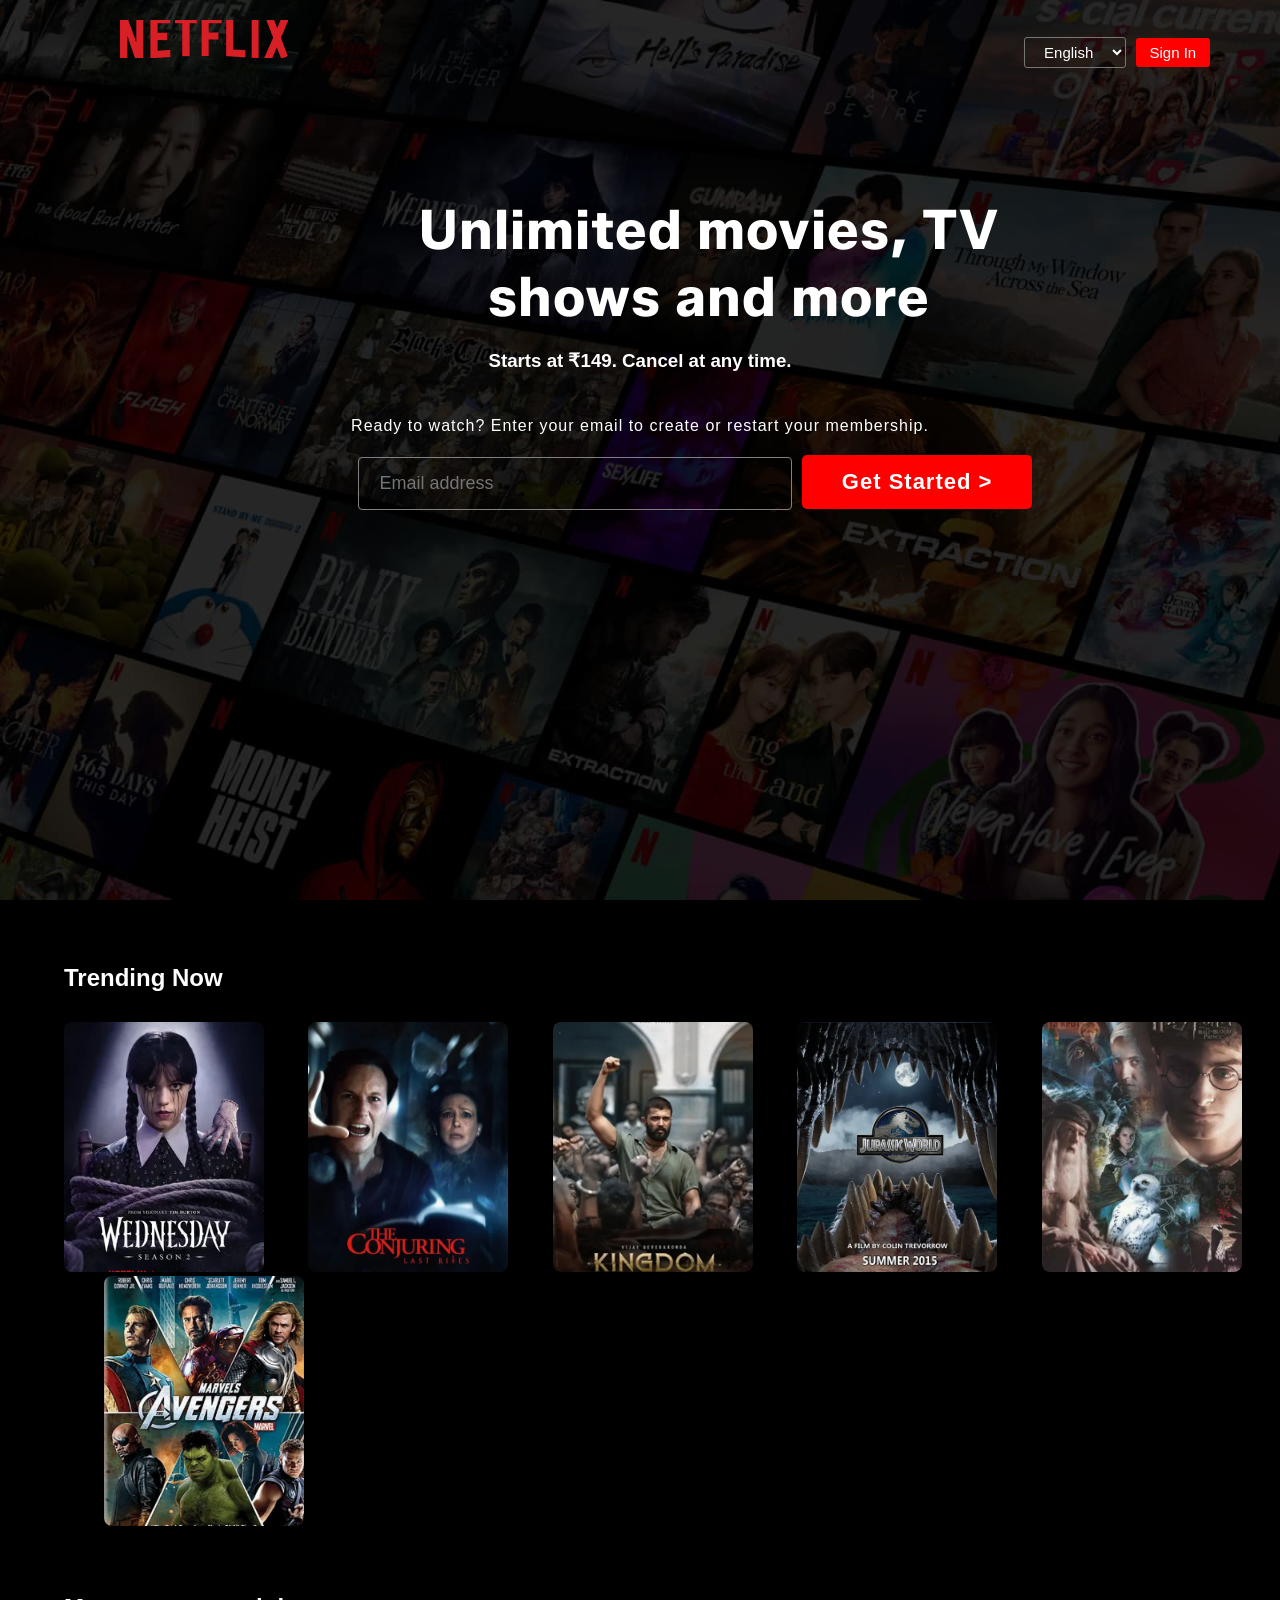
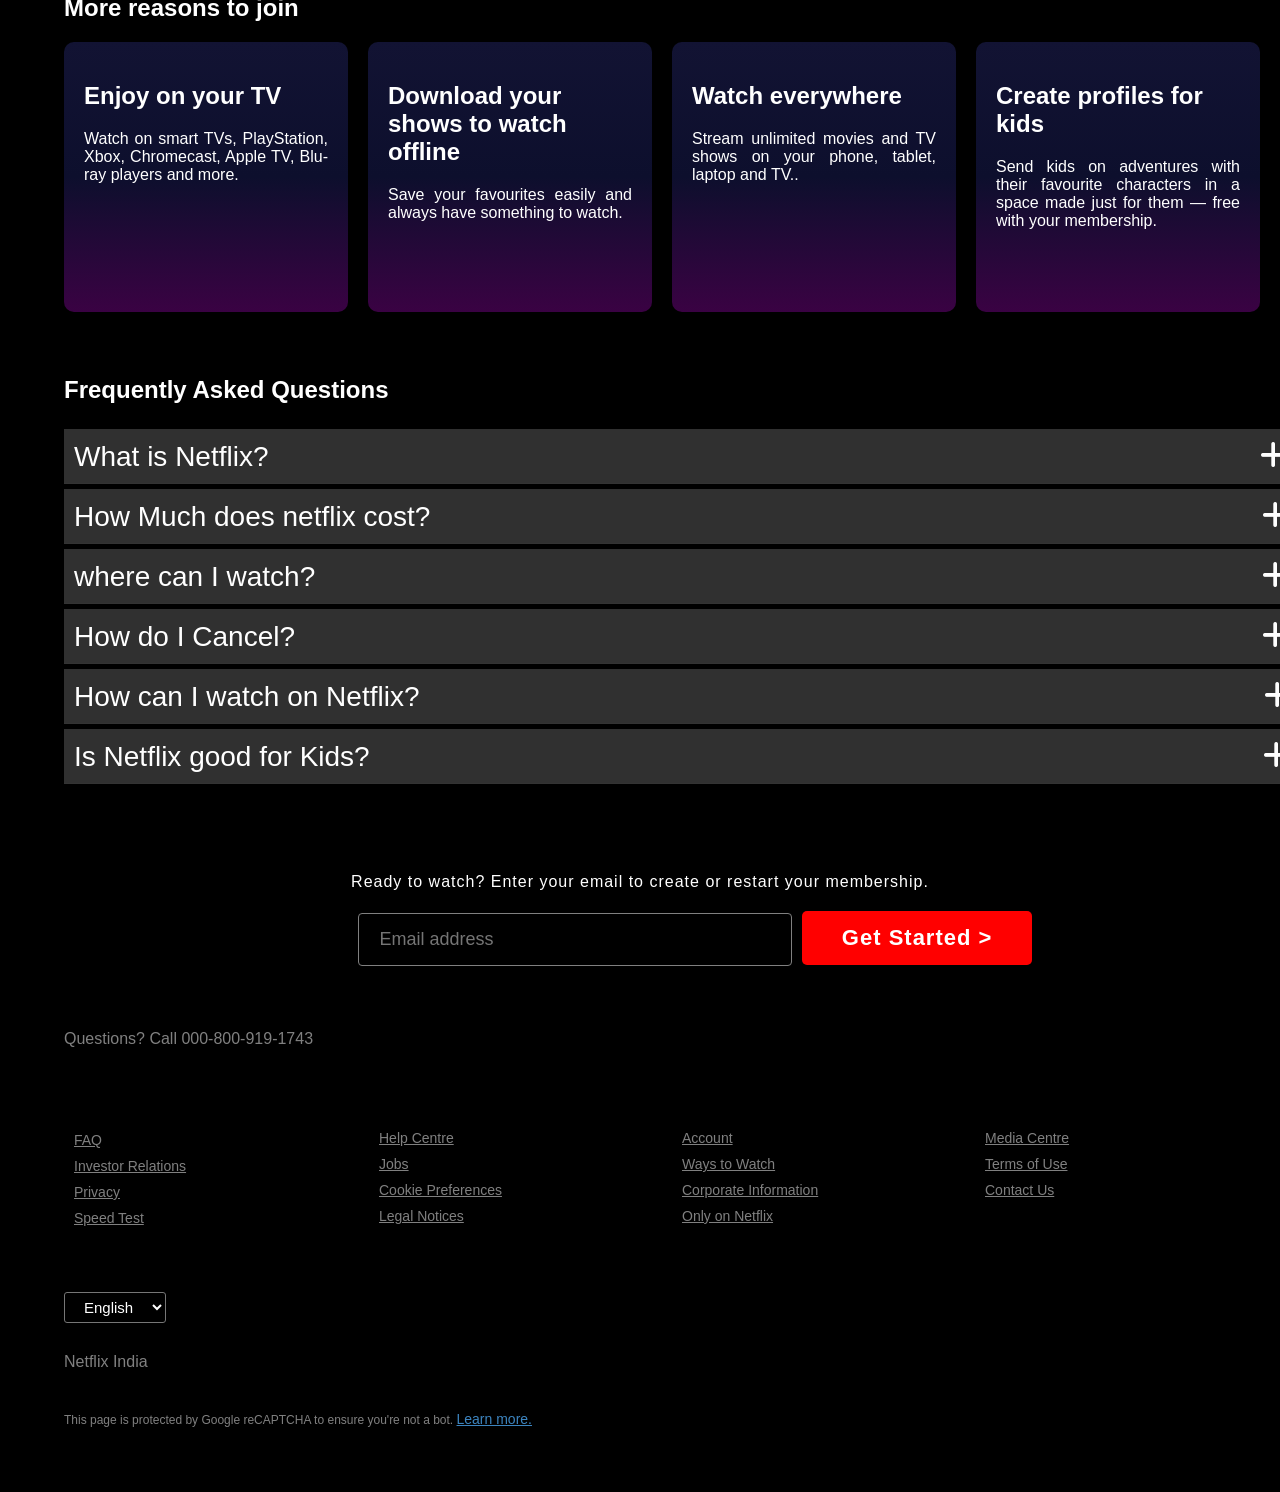
<file: Netflix.com/Netflix_clone/index.html>
<!DOCTYPE html>
<html lang="en">

<head>
    <meta charset="UTF-8">
    <meta name="viewport" content="width=device-width, initial-scale=1.0">
    <title>Netflix India-Watch Tv shows online.</title>
    <link rel="stylesheet" href="index.css">
    <link rel="icon" href="img/icon2.webp">
    <!--font awesome section-->
    <link rel="stylesheet" href="https://cdnjs.cloudflare.com/ajax/libs/font-awesome/6.6.0/css/all.min.css"
        integrity="sha512-Kc323vGBEqzTmouAECnVceyQqyqdsSiqLQISBL29aUW4U/M7pSPA/gEUZQqv1cwx4OnYxTxve5UMg5GT6L4JJg=="
        crossorigin="anonymous" referrerpolicy="no-referrer" />
    <!--google fonts-->
    <link rel="preconnect" href="https://fonts.googleapis.com">
    <link rel="preconnect" href="https://fonts.gstatic.com" crossorigin>
    <link
        href="https://fonts.googleapis.com/css2?family=Montserrat:ital,wght@0,100..900;1,100..900&family=Open+Sans:ital,wght@0,300..800;1,300..800&family=Zalando+Sans:ital,wght@0,200..900;1,200..900&display=swap"
        rel="stylesheet">
</head>

<body>
    <!--header section-->
    <header>
        <!--nav section-->
        <nav>
            <img src="img/logo.png" alt="img" class="logo">
            <div class="nav">
                <select>
                    <option value="lang"> English </option>
                    <option value="lg">Hindi</option>
                </select>
                <button class="button-sing" id="signInBtn">Sign In</button>
            </div>
        </nav>
        <!--content section-->
        <h1>Unlimited movies, TV shows and more</h1>
        <h3>Starts at ₹149. Cancel at any time.</h3>
        <p>Ready to watch? Enter your email to create or restart your membership.</p>
        <form>
            <input type="email" placeholder="Email address" id="email">
            <button class="button-get" id="move">Get Started &gt;</button>
        </form>
    </header>
    <!--section-->
    <section class="section-1">
        <h2>Trending Now</h2>
        <div class="img-div">
            <img src="img/netfliximg.webp" alt="img">
            <img src="img/movie1.webp" alt="img" class="img1">
            <img src="img/netflix5.webp" alt="img" class="img1">
            <img src="img/netflix img3.webp" alt="img" class="img1">
            <img src="img/netflix2.webp" alt="img" class="img1">
            <img src="img/netflix4.webp" alt="img" class="img1">
        </div>
    </section>

    <!--section2-->
    <section class="section-2">
        <h2>More reasons to join</h2>
        <div class="main">
            <div class="p">
                <h2>Enjoy on your TV</h2>
                <p>Watch on smart TVs, PlayStation, Xbox, Chromecast, Apple TV, Blu-ray players and more.</p>

            </div>
            <div class="p">
                <h2>Download your shows to watch offline</h2>
                <p>Save your favourites easily and always have something to watch.</p>
            </div>
            <div class="p">
                <h2>Watch everywhere</h2>
                <p>Stream unlimited movies and TV shows on your phone, tablet, laptop and TV..</p>
            </div>
            <div class="p">
                <h2>Create profiles for kids</h2>
                <p>Send kids on adventures with their favourite characters in a space made just for them — free with
                    your membership.</p>
            </div>
        </div>
    </section>

    <!--section3-->
    <section class="section-3">
        <h2>
            Frequently Asked Questions
        </h2>
        <div class="faq-container">
            <!--1-->
            <div class="faq">
                <button class="faq-question">What is Netflix? <span class="span1"><i
                            class="fa-solid fa-plus"></i></span></button>
                <div class="faq-ans">
                    <p>Netflix is a streaming service that offers a wide
                        variety of award-winning TV shows, movies, anime, documentaries and more –
                        on thousands of internet-connected devices.</p>
                    <p>You can watch as much as you want, whenever you want, without a single ad – all for
                        one low monthly price. There's always something new to discover, and new TV shows and movies are
                        added every week!</p>
                </div>
            </div>
            <!--2-->
            <div class="faq">
                <button class="faq-question">How Much does netflix cost? <span  class="span2"><i
                            class="fa-solid fa-plus"></i></span></button>
                <div class="faq-ans">
                    <p>Watch Netflix on your smartphone, tablet, Smart TV, laptop, or
                        streaming device, all for one fixed monthly fee. Plans range from ₹149 to ₹649 a month. No extra
                        costs, no contracts.</p>
                </div>
            </div>
            <!--3-->
            <div class="faq">
                <button class="faq-question">where can I watch? <span  class="span3"><i
                            class="fa-solid fa-plus"></i></span></button>
                <div class="faq-ans">
                    <p>Watch anywhere, anytime. Sign in with your Netflix account to
                        watch instantly on the web at netflix.com from your personal
                        computer or on any internet-connected device that offers the Netflix app,
                        including smart TVs, smartphones, tablets, streaming media players and game consoles.
                    </p>
                    <p>You can also download your favourite shows with the iOS or Android app. Use downloads to
                        watch while you're on the go and without an internet connection. Take Netflix with you anywhere.
                    </p>
                </div>
            </div>
            <!--4-->
            <div class="faq">
                <button class="faq-question">How do I Cancel? <span  class="span4"><i
                            class="fa-solid fa-plus"></i></span></button>
                <div class="faq-ans">
                    <p>Netflix is flexible. There are no annoying contracts and no commitments. You can easily cancel
                        your
                        account online in two clicks. There are no cancellation fees – start or stop your account
                        anytime.</p>
                </div>
            </div>
            <!--5-->
            <div class="faq">
                <button class="faq-question">How can I watch on Netflix? <span  class="span5"><i
                            class="fa-solid fa-plus"></i></span></button>
                <div class="faq-ans">
                    <p>Netflix has an extensive library of feature films, documentaries, TV shows,
                        anime, award-winning Netflix originals, and more. Watch as much as you want, anytime you want.
                    </p>

                </div>
            </div>
            <!--6-->
            <div class="faq">
                <button class="faq-question">Is Netflix good for Kids? <span  class="span6"><i
                            class="fa-solid fa-plus"></i></span></button>
                <div class="faq-ans">
                    <p>The Netflix Kids experience is included in your membership to
                        give parents control while kids enjoy family-friendly TV shows and films in their own space.
                    </p>
                    <p>Kids profiles come with PIN-protected parental controls that let you restrict
                        the maturity rating of content kids can watch and block specific titles you don’t want kids to
                        see.</p>
                </div>
            </div>

        </div>
    </section>
    <!--section4-->
    <section class="section-4">
        <p>Ready to watch? Enter your email to create or restart your membership.</p>
        <form>
            <input type="email" placeholder="Email address" id="email">
            <button class="button-get" id="move">Get Started &gt;</button>
        </form>
    </section>
    <!--footer-->
    <footer>
        <p class="para1">Questions? Call 000-800-919-1743</p>
        <div class="footer-container">
            <div class="footer-sub1">
                <a href="#">FAQ</a>
                <a href="#">Investor Relations</a>
                <a href="#">Privacy</a>
                <a href="#">Speed Test</a>
            </div>
            <div class="footer-sub2">
                <a href="#">Help Centre</a>
                <a href="#">Jobs</a>
                <a href="#">Cookie Preferences</a>
                <a href="#">Legal Notices</a>
            </div>
            <div class="footer-sub3">

                <a href="#">Account</a>
                <a href="#">Ways to Watch</a>
                <a href="#">Corporate Information</a>
                <a href="#">Only on Netflix</a>

            </div>
            <div class="footer-sub4">
                <a href="#">Media Centre</a>
                <a href="#">Terms of Use</a>
                <a href="#">Contact Us</a>


            </div>
        </div>
        <select>
            <option value="lang"> English </option>
            <option value="lg">Hindi</option>
        </select>
        <p class="footer-p">Netflix India</p>
        <p class="para4">This page is protected by Google reCAPTCHA to ensure you're not a bot. <a href="#" class="learn">Learn more.</a></p>
    </footer>
     <!--script section-->
    <script src="index.js"></script>
</body>

</html>
</file>
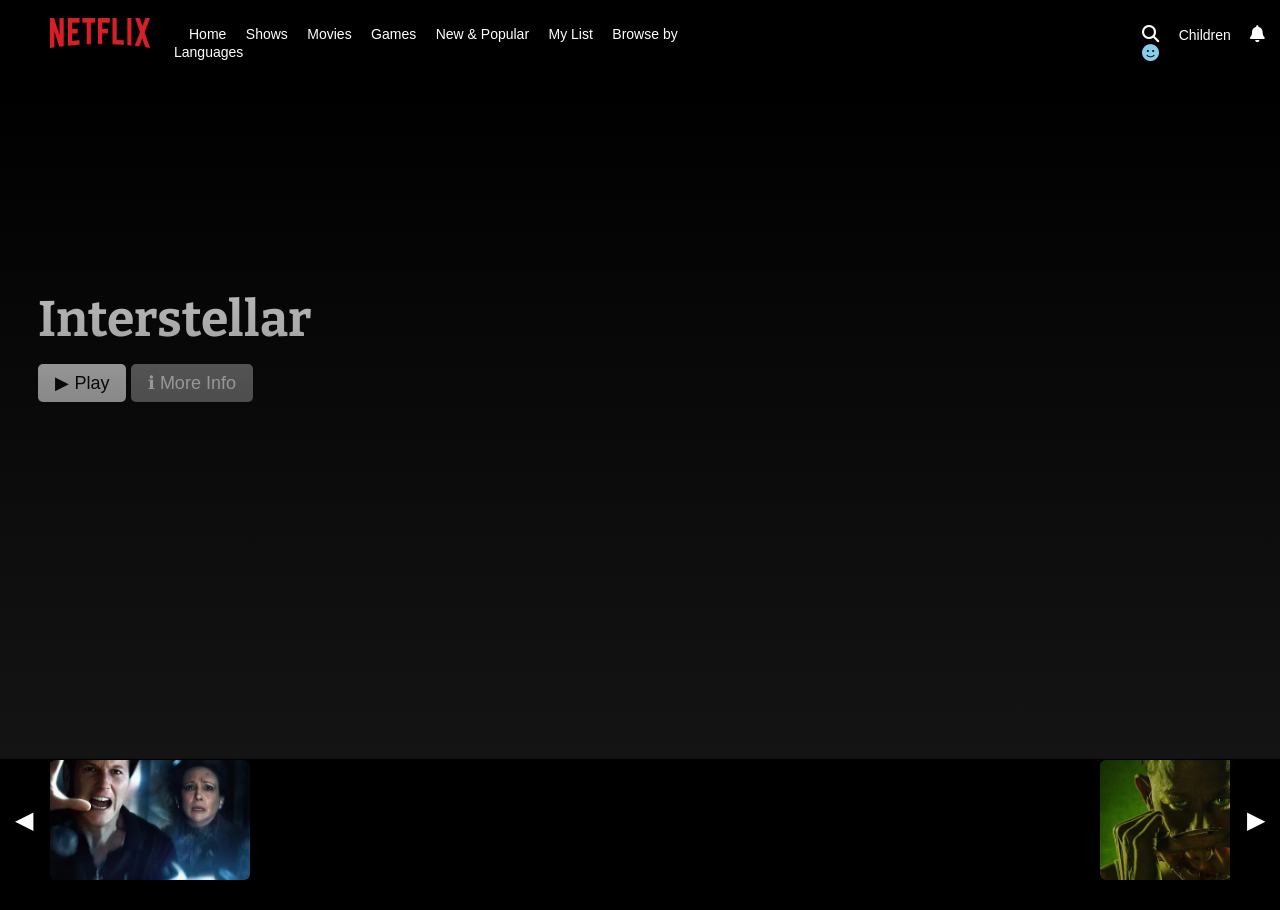
<file: Netflix.com/Netflix_clone/dashbord.html>
<!DOCTYPE html>
<html lang="en">

<head>
    <meta charset="UTF-8">
    <meta name="viewport" content="width=device-width, initial-scale=1.0">
    <title>Netflix</title>
    <link rel="icon" href="img/icon2.webp">
    <link rel="stylesheet" href="dashbord.css">
    <!--font awesome section-->
    <link rel="stylesheet" href="https://cdnjs.cloudflare.com/ajax/libs/font-awesome/6.6.0/css/all.min.css"
        integrity="sha512-Kc323vGBEqzTmouAECnVceyQqyqdsSiqLQISBL29aUW4U/M7pSPA/gEUZQqv1cwx4OnYxTxve5UMg5GT6L4JJg=="
        crossorigin="anonymous" referrerpolicy="no-referrer" />
    <link rel="preconnect" href="https://fonts.googleapis.com">
    <link rel="preconnect" href="https://fonts.gstatic.com" crossorigin>
    <link
        href="https://fonts.googleapis.com/css2?family=Bitter:ital,wght@0,100..900;1,100..900&family=Montserrat:ital,wght@0,100..900;1,100..900&family=Open+Sans:ital,wght@0,300..800;1,300..800&family=Zalando+Sans:ital,wght@0,200..900;1,200..900&display=swap"
        rel="stylesheet">
</head>

<body>
    <!--header section-->
    <header>
        <nav>
            <img src="img/logo.png" alt="img" class="logo">
             <input type="checkbox" id="menu-toggle">
             <label for="menu-toggle" class="hamburger">☰</label>
            <div class="nav">
                <a href="index.html">Home</a>
                <a href="main.html">Shows</a>
                <a href="dashbord.html">Movies</a>
                <a href="#">Games</a>
                <a href="#">New & Popular</a>
                <a href="#">My List</a>
                <a href="#">Browse by Languages</a>
            </div>
            <div class="nav1">
                <a href="#"><i class="fa-solid fa-magnifying-glass" style="font-size: 17px;"></i></a>
                <a href="#">Children</a>
                <a href="#"><i class="fa-solid fa-bell" style="font-size: 17px;"></i></a>
                <a href="#" class="smile"><i class="fa-solid fa-face-smile"></i></a>
            </div>
        </nav>
    </header>
    <section>
        <div class="banner" id="banner">
            <div class="banner-content">
                <h1 id="movie-title">Interstellar</h1>
                <div class="banner-buttons">
                    <button class="play-btn" id="playBtn" onclick="play()">▶ Play</button>
                    <button class="info-btn">&#x2139; More Info</button>
                </div>
            </div>
        </div>
        <div class="section">
            <button id="scrollLeft" class="scroll-btn left">◀</button>
            <div class="movie-row" id="movieRow"></div>
            <button id="scrollRight" class="scroll-btn right">▶</button>
            <!-- Movies loaded by JS -->
        </div>
        </div>

        <!-- Video Modal -->
        <div id="videoModal" class="modal">
            <div class="modal-content">
                <span id="closeModal">&times;</span>
                <iframe id="videoFrame" frameborder="0" allowfullscreen></iframe>
            </div>
        </div>


    </section>
    <script src="dashbord.js"></script>
</body>

</html>
</file>
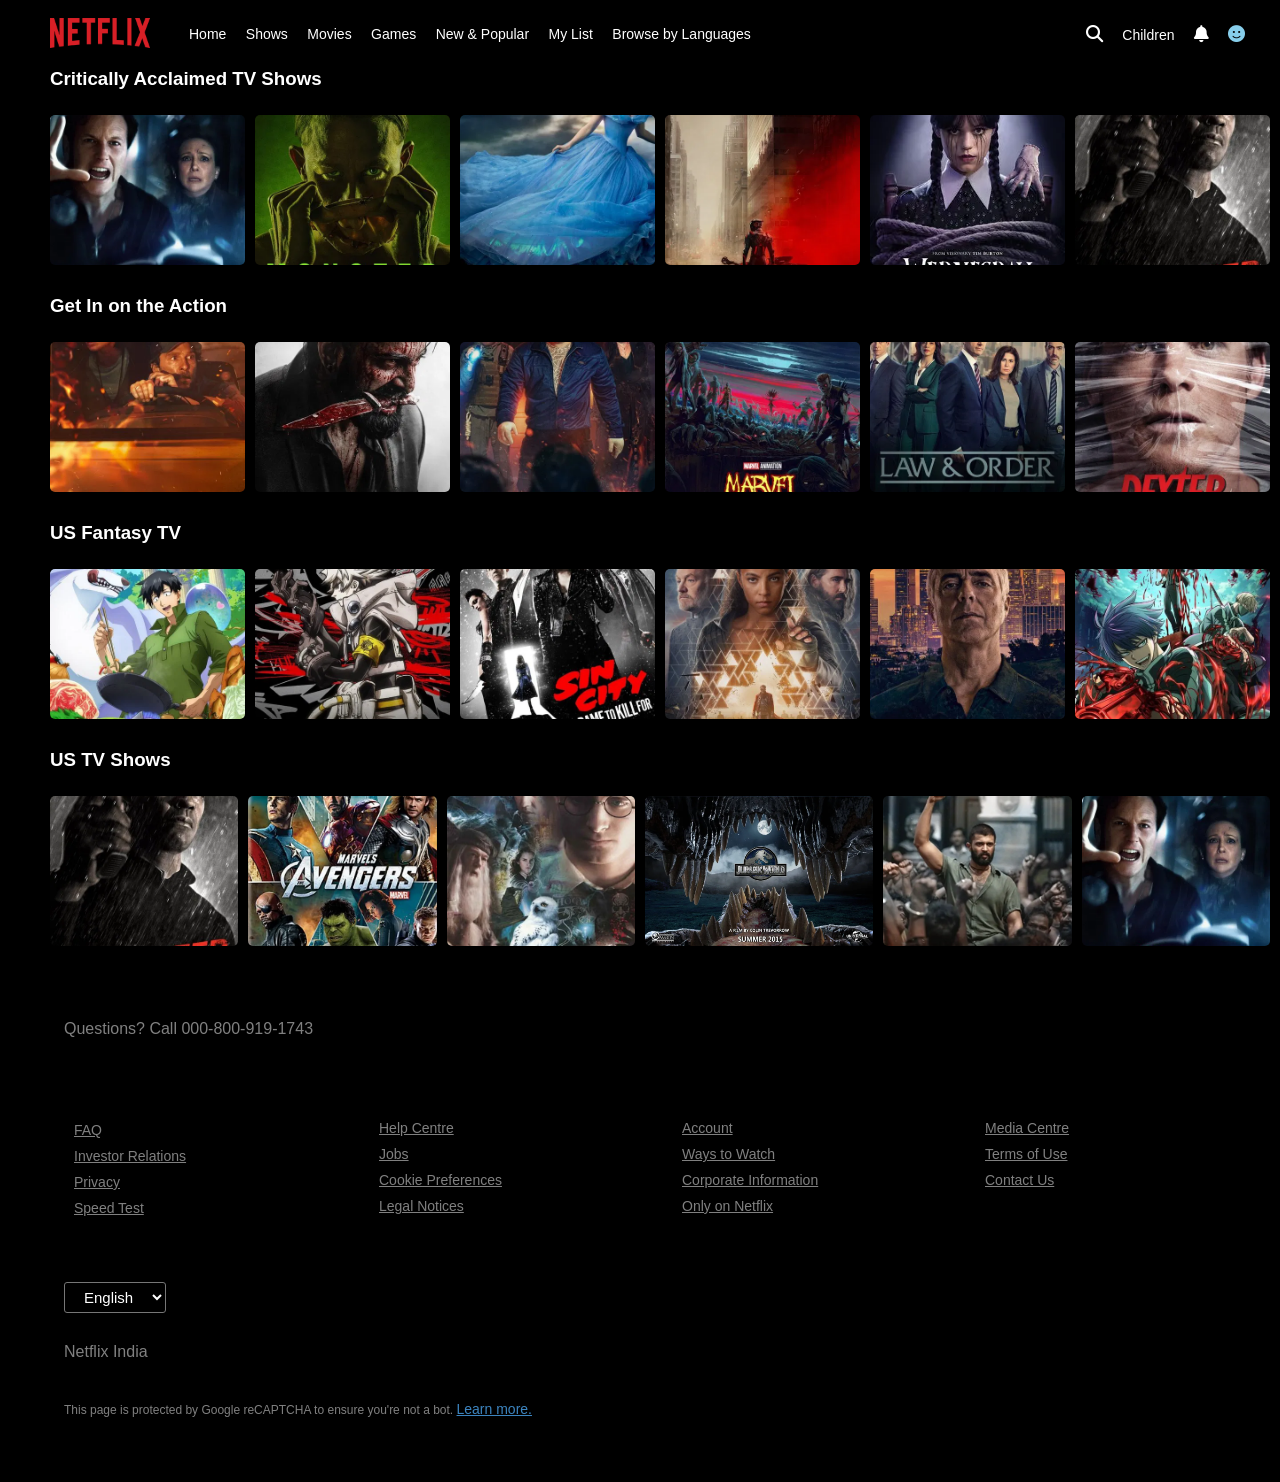
<file: Netflix.com/Netflix_clone/main.html>
<!DOCTYPE html>
<html lang="en">

<head>
    <meta charset="UTF-8">
    <meta name="viewport" content="width=device-width, initial-scale=1.0">
    <title>Netflix</title>
    <link rel="icon" href="img/icon2.webp">
    <link rel="stylesheet" href="main.css">
    <!--font awesome section-->
    <link rel="stylesheet" href="https://cdnjs.cloudflare.com/ajax/libs/font-awesome/6.6.0/css/all.min.css"
        integrity="sha512-Kc323vGBEqzTmouAECnVceyQqyqdsSiqLQISBL29aUW4U/M7pSPA/gEUZQqv1cwx4OnYxTxve5UMg5GT6L4JJg=="
        crossorigin="anonymous" referrerpolicy="no-referrer" />
</head>

<body>
    <!--header section-->
    <header>
        <nav>
       
            <img src="img/logo.png" alt="img" class="logo">
       <input type="checkbox" id="menu-toggle">
       <label for="menu-toggle" class="hamburger">☰</label>
      
            <div class="nav">
                <a href="index.html">Home</a>
                <a href="#">Shows</a>
                <a href="dashbord.html">Movies</a>
                <a href="#">Games</a>
                <a href="#">New & Popular</a>
                <a href="#">My List</a>
                <a href="#">Browse by Languages</a>
            </div>
            <div class="nav1">
                <a href="#"><i class="fa-solid fa-magnifying-glass" style="font-size: 17px;"></i></a>
                <a href="#">Children</a>
                <a href="#"><i class="fa-solid fa-bell" style="font-size: 17px;"></i></a>
                <a href="#" class="smile"><i class="fa-solid fa-face-smile"></i></a>
            </div>
           
        </nav>
    </header>
    <!--section-->
    <section class="section-1">
        <h3>Critically Acclaimed TV Shows</h3>
        <div class="image-row">
            <img src="img/movie1.webp" alt="img" class="popup-img" data-video="https://www.youtube.com/embed/xpYbaJ7q88E">
            <img src="img/movie2.webp" alt="img" class="popup-img">
            <img src="img/movie3.webp" alt="img" class="popup-img" data-video="https://www.youtube.com/embed/amLsm0Vgkbo" >
            <img src="img/movie4.webp" alt="img" class="popup-img">
             <img src="img/netfliximg.webp" alt="img" class="popup-img" data-video="https://www.youtube.com/embed/ueCc-AYUMRs">
            <img src="img/movie10.webp" alt="img" class="popup-img" data-video="">
        </div>
        </div>

        <h3>Get In on the Action</h3>
        <div class="image-row">
            <img src="img/movie6.webp" alt="img" class="popup-img">
            <img src="img/movie7.webp" alt="img" class="popup-img">
            <img src="img/movie8.webp" alt="img" class="popup-img">
            <img src="img/movie9.webp" alt="img" class="popup-img">
            <img src="img/movie20.webp" alt="img" class="popup-img">
            <img src="img/movie16.webp" alt="img" class="popup-img">
        </div>

        <h3>US Fantasy TV</h3>
        <div class="image-row">
            <img src="img/movie21.webp" alt="img" class="popup-img">
            <img src="img/movie17.webp" alt="img" class="popup-img">
            <img src="img/movie12.webp" alt="img" class="popup-img">
            <img src="img/movie13.webp" alt="img" class="popup-img">
            <img src="img/movie14.webp" alt="img" class="popup-img">
            <img src="img/movie15.webp" alt="img" class="popup-img">

        </div>

        <h3>US TV Shows</h3>
        <div class="image-row">
            <img src="img/movie10.webp" alt="img" class="popup-img">
            <img src="img/netflix4.webp" alt="img" class="popup-img">
            <img src="img/netflix2.webp" alt="img" class="popup-img">
            <img src="img/netflix img3.webp" alt="img" class="popup-img">
            <img src="img/netflix5.webp" alt="img" class="popup-img">
            <img src="img/movie1.webp" alt="img" class="popup-img">
        </div>
        <!--popup box-->
        <div id="imageModal" class="modal">
            <span class="close" id="closeModal">&times;</span>
            <img class="modal-content" id="modalImage">
            <iframe id="videoFrame" width="90%" height="90%" style="display:none;" frameborder="0"
                allowfullscreen></iframe>
            <button class="Button" id="button-popup">Play <i class="fa-solid fa-play"></i></button>
        </div>
    </section>
     <!--footer-->
    <footer>
        <p class="para1">Questions? Call 000-800-919-1743</p>
        <div class="footer-container">
            <div class="footer-sub1">
                <a href="#">FAQ</a>
                <a href="#">Investor Relations</a>
                <a href="#">Privacy</a>
                <a href="#">Speed Test</a>
            </div>
            <div class="footer-sub2">
                <a href="#">Help Centre</a>
                <a href="#">Jobs</a>
                <a href="#">Cookie Preferences</a>
                <a href="#">Legal Notices</a>
            </div>
            <div class="footer-sub3">

                <a href="#">Account</a>
                <a href="#">Ways to Watch</a>
                <a href="#">Corporate Information</a>
                <a href="#">Only on Netflix</a>

            </div>
            <div class="footer-sub4">
                <a href="#">Media Centre</a>
                <a href="#">Terms of Use</a>
                <a href="#">Contact Us</a>


            </div>
        </div>
        <select>
            <option value="lang"> English </option>
            <option value="lg">Hindi</option>
        </select>
        <p class="footer-p">Netflix India</p>
        <p class="para4">This page is protected by Google reCAPTCHA to ensure you're not a bot. <a href="#" class="learn">Learn more.</a></p>
    </footer>
    <script src="main.js"></script>
</body>

</html>
</file>
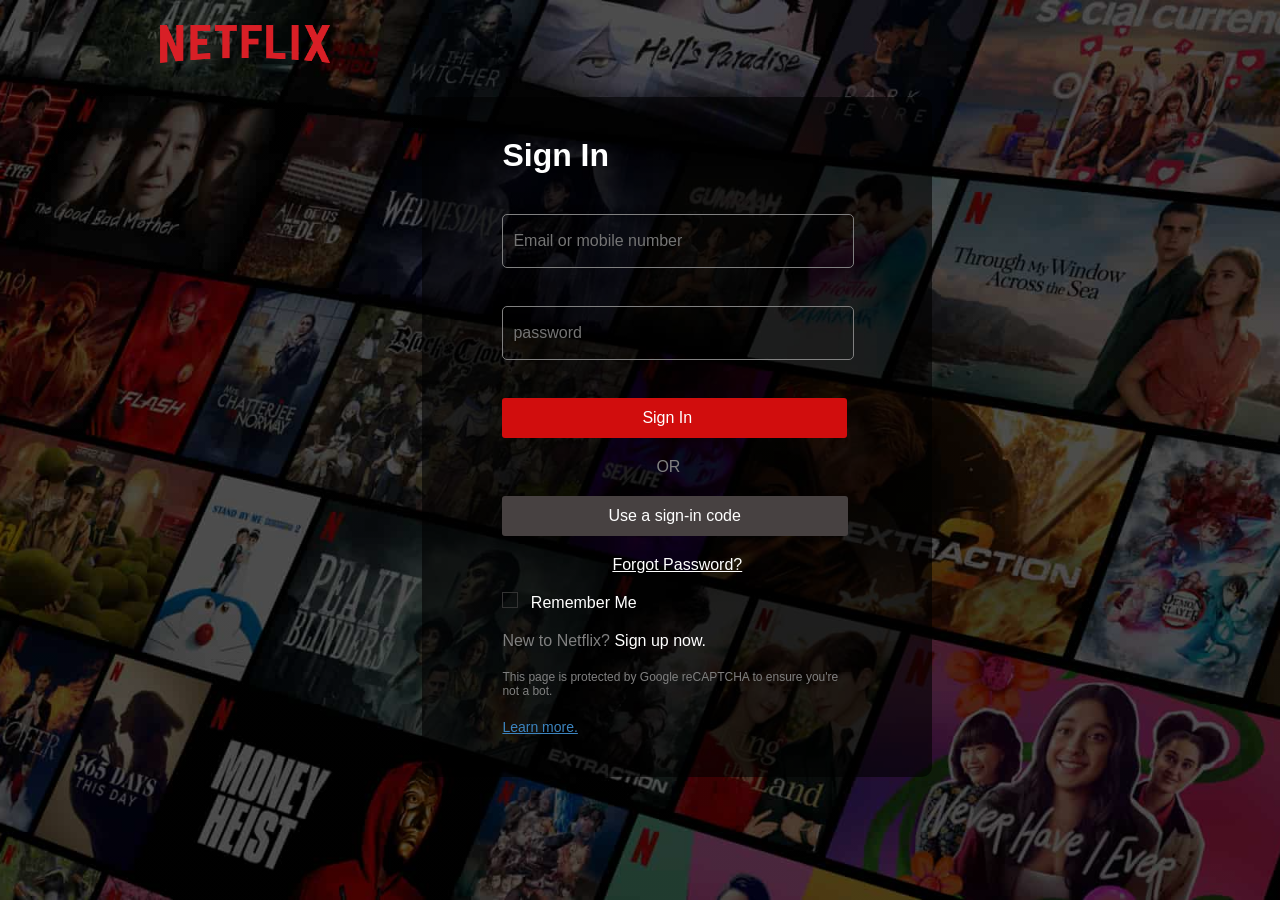
<file: Netflix.com/Netflix_clone/singin.html>
<!DOCTYPE html>
<html lang="en">
<head>
    <meta charset="UTF-8">
    <meta name="viewport" content="width=device-width, initial-scale=1.0">
    <title>Netflix</title>
    <link rel="icon" href="img/icon2.webp">
    <link rel="stylesheet" href="sign.css">
</head>
<body>
    <header>
        <nav>
            <img src="img/logo.png" alt="img" class="logo">
        </nav>
        <form id="regform">
            <h1>Sign In</h1>
            <input type="email" class="email" placeholder="Email or mobile number" id="email">
            <p id="emailerror" class="error"></p>
            <br>
            <input type="password" class="password" placeholder="password" id="password">
            <p id="passerror" class="error"></p>
            <br>
            <button class="btn1" type="submit" id="signInBtn">Sign In</button>
            <br>
            <P class="para1">OR</P>
            <button class="btn2">Use a sign-in code</button><br>
            <a href="#" class="forget">Forgot Password?</a><br>
            <input type="checkbox" class="checkbox">
            <p class="para2">Remember Me</p>
            <p class="para3">New to Netflix? <a href="index.html" class="sig">Sign up now.</a></p>
            <p class="para4">This page is protected by Google reCAPTCHA to ensure you're not a bot.</p>
            <a href="#" class="learn">Learn more.</a>
        </form>
    </header>
    <script src="sign.js"></script>
</body>
</html>
</file>
<file: Netflix.com/Netflix_clone/index.css>
* {
    margin: 0px;
    padding: 0px;
    font-family: sans-serif;
}

body {
    background: black;
    color: white;
}

body {
    transition: opacity 0.5s ease-in-out;
}

.fade-out {
    opacity: 0;
}

header {
    width: 100%;
    height: 100vh;
    background: linear-gradient(rgba(0, 0, 0, 0.8), rgba(0, 0, 0, 0.8)), url(hero-img.jpg), no-repeat center center;
    background-size: cover;
    background-position: center;
}

.logo {
    width: 170px;
    height: 38px;
    padding-left: 120px;
    display: inline-block;
    padding-top: 20px;
}

.nav {
    display: inline-block;
    padding-left: 57%;
}

header select {
    padding: 5px 15px;
    background-color: transparent;
    color: white;
    border-radius: 3px;
    font-size: 15px;

}

option {
    color: black;
}

header .button-sing {
    padding: 6px 14px;
    background-color: red;
    color: white;
    border-radius: 3px;
    font-size: 15px;
    border: none;
    margin-left: 5px;
}

header .button-sing:hover {
    cursor: pointer;
}

header h1 {
    font-size: 55px;
    width: 650px;
    text-align: center;
    margin-left: 30%;
    margin-top: 10%;
    letter-spacing: 1px;
    font-family: "Zalando Sans", sans-serif;
    font-optical-sizing: auto;
    font-weight: 700px;
    font-style: normal;
    font-variation-settings:
        "wdth" 100;
}

header h3 {
    text-align: center;
    padding: 20px;
}

header p {
    text-align: center;
    padding-top: 25px;
    letter-spacing: 1px;
}

header form {
    margin-top: 20px;
    margin-left: 28%;
}

header input {
    background-color: transparent;
    color: white;
    border-radius: 4px;
    padding-top: 15px;
    padding-bottom: 15px;
    padding-right: 180px;
    padding-left: 20px;
    border: 1px solid grey;
    font-size: 18px;
    text-align: start;
}

header .button-get {
    padding: 14px 40px;
    background-color: red;
    color: white;
    border-radius: 5px;
    font-size: 22px;
    border: none;
    font-weight: bold;
    margin-left: 5px;
    letter-spacing: 1px;
}

header .button-get:hover {
    cursor: pointer;
}

/*section 1*/
.section-1 {
    margin-top: 5%;
    margin-left: 5%;
}

.img-div {
    margin-top: 30px;
}

img {
    width: 200px;
    height: 250px;
    border-radius: 8px;
    object-fit: cover;
}

img:hover {
    cursor: pointer;
}

.img1 {
    margin-left: 40px;
}

/*section 2*/
.section-2 {
    margin-top: 5%;
    margin-left: 5%;
    margin-bottom: 5%;
}

.section-2 h2 {
    margin-bottom: 20px;
}

.main {
    display: flex;
}

.p {
    background: linear-gradient(#121333, #0d0f2d, #3a0243);
    color: white;
    border-radius: 10px;
    width: 280px;
    height: 230px;
    margin-right: 20px;
    padding: 20px;
}

.p h2 {
    margin-bottom: 20px;
    margin-top: 20px;
}

.p p {
    text-align: justify;
}

.p h3 {
    color: pink;
    font-size: 30px;
}

/*section 3*/
.section-3 {
    margin-top: 5%;
    margin-left: 5%;
    margin-bottom: 5%;
}

.section-3 h2 {
    margin-bottom: 20px;
}

.faq-container {
    width: 1250px
}

.faq {
    border-bottom: 1px solid #333;
}

.faq button {
    text-align: start;
    padding-left: 10px;
    padding-top: 10px;
    padding-bottom: 10px;
}

.faq span {
    font-size: 30px;
}

.faq-question {
    width: 100%;
    background: #303030;
    padding-top: 10px;
    padding-bottom: 10px;
    padding-right: 10px;
    padding-left: 1px;
    font-size: 28px;
    border: none;
    margin-top: 5px;
    color: white;
}

.faq-ans {
    display: none;
    padding: 20px;
    background: #2a2a2a;
    font-size: 24px;
    text-align: justify;
}

.faq-ans p {
    padding-bottom: 20px;
}

.faq.active .faq-ans {
    display: block;
}
.span1{
 margin-left:80%;
}
.span2{
    margin-left:67%;
}
.span3{
  margin-left:76.3%;
}
.span4{
margin-left:78%;
}
.span5{
 margin-left:68%;
}
.span6{
   margin-left:72%; 
}
/*section 4*/
.section-4 p {
    text-align: center;
    padding-top: 25px;
    letter-spacing: 1px;
}

.section-4 form {
    margin-top: 20px;
    margin-left: 28%;
}

.section-4 input {
    background-color: transparent;
    color: white;
    border-radius: 4px;
    padding-top: 15px;
    padding-bottom: 15px;
    padding-right: 180px;
    padding-left: 20px;
    border: 1px solid grey;
    font-size: 18px;
    text-align: start;
}

.section-4 .button-get {
    padding: 14px 40px;
    background-color: red;
    color: white;
    border-radius: 5px;
    font-size: 22px;
    border: none;
    font-weight: bold;
    margin-left: 5px;
    letter-spacing: 1px;
}

.section-4 .button-get:hover {
    cursor: pointer;
}

/*footer*/
footer {
    margin-bottom: 5%;
}

.para1 {
    margin-top: 5%;
    margin-left: 5%;
    margin-bottom: 5%;
    color: grey;
}

.footer-container {
    display: flex;
    height: 180px;
    margin-top: 30px;
}

.footer-sub1 {
    width: 600px;
    height: 300px;
    padding: 10px;
    margin-left: 5%;
}

.footer-sub2 {
    width: 600px;
    height: 300px;
    padding: 8px;
}

.footer-sub3 {
    width: 600px;
    height: 300px;
    padding: 8px;
}

.footer-sub4 {
    width: 600px;
    height: 300px;
    padding: 8px;
}

footer a {
    color: grey;
    display: block;
    padding-top: 10px;
    font-size: 14px;
}

footer select {
    padding: 5px 15px;
    background-color: transparent;
    color: white;
    border-radius: 3px;
    font-size: 15px;
    margin-left: 5%;
}

option {
    color: black;
}

.footer-p {
    margin-left: 5%;
    color: grey;
    margin-top: 30px;
}

.para4 {
    color: grey;
    font-size: 12px;
    display: inline-block;
    margin-left: 5%;
    margin-top: 30px;
}

.learn {
    font-size: 14px;
    color: rgb(60, 132, 191);
    display: inline-block;
}

@media screen and (max-width:420px) {
    .logo {
        width: 27%;
        height: 28px;
        padding: 5px 5px;
        margin-top: 10px;
        margin-left: 5px;
        object-fit: cover;
    }

    .nav {
        padding-left: 0%;
        margin-left: 26%;
    }

    header select {
        padding: 5px 8px;
        font-size: 12px;

    }

    header .button-sing {
        padding: 6px 10px;
        font-size: 13px;
        margin-left: 5px;
    }

    header h1 {
        font-size: 30px;
        width: 350px;
        margin-left: 8%;
        margin-top: 20%;
        margin-right: 8%;
    }

    header h3 {
        font-size: 18px;
    }

    header p {
        font-size: 15px;
        margin-left: 8%;
        margin-right: 8%;
    }

    header form {
        margin-top: 20px;
        margin-left: 13%;
    }

    header input {
        padding-top: 10px;
        padding-bottom: 10px;
        padding-right: 100px;
        padding-left: 10px;
        font-size: 16px;
    }

    header .button-get {
        padding: 8px 17px;
        font-size: 17px;
        margin-left: 75px;
        margin-top: 20px;
    }
/*section 1*/
.section-1 {
    margin-top: 5%;
    margin-left: 4%;
}
.section-1 h2{
    font-size: 17px;
}
.img-div {
    margin-top: 20px;
    display: flex;
    width:400px;
    flex-wrap: wrap;
    margin-right: 20px;
    justify-content: center;
    align-items: center;
    gap:15px;
}
img {
    width: 100px;
    height: 150px;
    border-radius: 8px;
    object-fit: cover;
}
.img1 {
    margin-left: 4px;
}
/*section 2*/
.section-2 {
    margin-left: 4%;
}

.section-2 h2 {
    margin-bottom: 10px;
    font-size: 17px;
}

.main {
    display:block;
}

.p {
    width: 350px;
    height: 130px;
    margin-right: 20px;
    padding: 20px;
    margin-bottom: 10px;
}
.faq {
    border-bottom:none;
}
/*section 3*/
.section-3 {
    margin-left: 4%;
    margin-right: 4%;
}

.section-3 h2 {
    margin-bottom: 10px;
    font-size: 17px;
}

.faq-container {
    width: 800px
}
.faq button {
    padding-left: 5px;
    padding-top: 5px;
    padding-bottom: 5px;
}

.faq span {
    font-size: 20px;
}

.faq-question {
    width: 49%;
    padding-top: 5px;
    padding-bottom: 5px;
    padding-right: 5px;
    padding-left: 1px;
    font-size: 18px;
    margin-top: 5px;
}

.faq-ans {
    width: 47.7%;
    padding: 5px;
    font-size: 16px;
}

.faq-ans p {
    padding-bottom: 20px;
}

.faq.active .faq-ans {
    display: block;
}
.span1{
 margin-left:57%;
}
.span2{
    margin-left:30%;
}
.span3{
  margin-left:49%;
}
.span4{
margin-left:52%;
}
.span5{
 margin-left:32%;
}
.span6{
   margin-left:40%; 
}
/*section 4*/
.section-4 p {
    padding-top: 25px;
}

.section-4 form {
   margin-left: 13%;
}

.section-4 input {
        padding-top: 10px;
        padding-bottom: 10px;
        padding-right: 100px;
        padding-left: 10px;
        font-size: 16px;
}

.section-4 .button-get {
        padding: 8px 17px;
        font-size: 17px;
        margin-left: 75px;
        margin-top: 20px;
}
/*footer*/
.para1 {
    margin-left: 4%;
}

.footer-container {
    display:block;
    height:100%;
    margin-top:5px;
}

.footer-sub1 {
    width: 600px;
    height: 100px;
    padding: 10px;
    margin-left: 4%;
}

.footer-sub2,.footer-sub3,.footer-sub4 {
    width: 600px;
    height: 100px;
    padding: 10px;
    margin-left: 4%;
}
footer select {
    margin-left: 5%;
}
.footer-p {
    margin-left: 5%;
}

.para4 {
    margin-left: 5%;
    margin-top: 10px;
    font-size: 12px;
}

.learn {
    font-size: 12px;
}
body,html{
    overflow-x: hidden;
}
}
</file>
<file: Netflix.com/Netflix_clone/dashbord.css>
* {
  margin: 0px;
  padding: 0px;
  font-family: sans-serif;
}

body {
  background: black;
  color: white;
}

nav {
  display: flex;
  /*parent element*/
  margin-bottom: 20px;
}
#menu-toggle {
    display: none;
}
.hamburger {
    display: none;
    font-size: 22px;
    color: white;
    cursor: pointer;
    background-color: black;
    padding: 10px;
    position: absolute;
    top: 0px;
    right: 10px;
    z-index: 1000;
}
.logo {
  width: 100px;
  height: 30px;
  padding-left: 50px;
  /*child element*/
  padding-top: 18px;
}

.nav {
  margin-left: 24px;
  /*child element*/
  margin-top: 25px;
}

header .nav a {
  text-decoration: none;
  color: white;
  font-size: 14px;
  padding-left: 15px;
}

header .nav1 a {
  text-decoration: none;
  color: white;
  font-size: 14px;
  padding-left: 15px;
}

.nav1 {
  margin-top: 25px;
  margin-left: 35%;
}

header .nav1 .smile {
  font-size: 17px;
  color: skyblue;
}

/*section*/
.banner {
  background-image: url('https://image.tmdb.org/t/p/original/rAiYTfKGqDCRIIqo664sY9XZIvQ.jpg');
  background-size: cover;
  background-position: center;
  height: 75vh;
  transition: background-image 0.5s ease-in-out;
  position: relative;
  object-fit: cover;
}

.banner::after {
  content: "";
  position: absolute;
  inset: 0;
  background: linear-gradient(to top, rgba(20, 20, 20, 1), rgba(20, 20, 20, 0));
  pointer-events: none;
  /*the above line create a  overlayery so we remove the button for that over layer*/
}

#movie-title {
  padding-top: 16%;
  padding-left: 3%;
  font-size: 50px;
  font-family: "Bitter", serif;
  font-optical-sizing: auto;
  font-weight: 700px;
  font-style: normal;
  color: white;
}

.banner-buttons {
  padding-left: 3%;
  padding-top: 15px;
}

.play-btn {
  padding: 8px 17px;
  border: none;
  border-radius: 5px;
  font-size: 18px;
}

.info-btn {
  padding: 8px 17px;
  border: none;
  border-radius: 5px;
  font-size: 18px;
  background-color: grey;
  color: white;
}

.section {
  margin-top: 1px;
  padding: 0 50px;
  margin-bottom: 30px;
}

.section h2 {
  margin-bottom: 10px;
  font-size: 1.2rem;
}

.movie-row {
  display: flex;
  overflow-x: scroll;
  gap: 10px;
  scroll-behavior: smooth;
}

.movie-row::-webkit-scrollbar {
  display: none;
}

.movie {
  flex: 0 0 auto;
  width: 200px;
  height: 120px;
  border-radius: 6px;
  background-size: cover;
  background-position: center;
  cursor: pointer;
  transition: transform 0.3s;
}

.movie:hover {
  transform: scale(1.1);
}

.scroll-btn {
  position: absolute;
  top: 50%;
  transform: translateY(-50%);
  background-color: rgba(0, 0, 0, 0.5);
  color: white;
  border: none;
  font-size: 24px;
  padding: 10px;
  cursor: pointer;
  z-index: 2;
  border-radius: 50%;
}

.scroll-btn.left {
  left: 5px;
}

.scroll-btn.right {
  right: 5px;
}

.section {
  position: relative;
}

.modal {
  display: none;
  position: fixed;
  inset: 0;
  background: rgba(0, 0, 0, 1);
  justify-content: center;
  align-items: center;
}

.modal-content {
  position: relative;
  background: #000;
  padding: 10px;
  border-radius: 10px;
  width: 90%;
  height: 650px;
}
iframe{
  width: 100%;
  height: 650px;
}
#closeModal {
  position: absolute;
  top: 5px;
  right: 10px;
  color: white;
  cursor: pointer;
  font-size: 25px;
}
@media screen and (max-width:420px) {
  nav{
    display:block; /*parent element*/
}
.logo {
    width: 80px;
    height: 30px;
    padding-left: 20px;  /*child element*/
    padding-top: 15px;
}
.hamburger {
    display: block;
  }

  /* Hide navs by default */
  .nav, .nav1 {
    display: none;
  }

  /* Only show nav (main menu) when checked */
  #menu-toggle:checked + .hamburger + .nav {
    display: flex;
    flex-direction: column;
    width: 100%;
    background-color: black;
    text-align: center;
    overflow: hidden;
    animation: slideDown 0.3s ease-in-out;
  }

  /* Hide nav1 completely on mobile */
  .nav1 {
    display: none !important;
  }

  .nav a {
    padding: 15px 0;
    border-top: 1px solid #222;
    width: 100%;
  }
  #movie-title {
  padding-top: 50%;
}
iframe{
  width: 90%;
  height: 500px;
  padding-left: 20px;
}
.modal-content {
  width: 90%;
  height: 500px !important;
}
.scroll-btn {
  font-size: 10px;
  padding: 5px;
}

.scroll-btn.left {
  left: 2px;
}

.scroll-btn.right {
  right: 2px;
}
.movie {
  width: 100px;
  height:100px;
}
.section {
  margin-top: 3px;
  padding: 0 10px;
  margin-bottom: 30px;
}
}
</file>
<file: Netflix.com/Netflix_clone/main.css>
* {
    margin: 0px;
    padding: 0px;
    font-family: sans-serif;
}

body {
    background: black;
    color: white;
}
nav{
    display: flex; /*parent element*/
}
.logo {
    width: 100px;
    height: 30px;
    padding-left: 50px;  /*child element*/
    padding-top: 18px;
}
#menu-toggle {
    display: none;
}
.hamburger {
    display: none;
    font-size: 22px;
    color: white;
    cursor: pointer;
    background-color: black;
    padding: 10px;
    position: absolute;
    top: 0px;
    right: 10px;
    z-index: 1000;
}
.nav{
    margin-left:24px;  /*child element*/
    margin-top: 25px; 
}
header .nav a{
    text-decoration: none;
    color: white;
    font-size: 14px;
    padding-left: 15px;
}
header .nav1 a{
    text-decoration: none;
    color: white;
    font-size: 14px;
    padding-left: 15px;
}
.nav1{
    margin-top: 25px;
    margin-left:25%;
}
header .nav1 .smile{
    font-size: 17px;
    color: skyblue;
}
 /*section-1*/
.section-1 h3{
    margin-left: 50px;
    margin-top: 20px;
}
.image-row {
  margin-top: 15px;
  display: flex;
  gap: 10px;
  padding: 10px;
  margin-left: 40px;
}
.image-row img {
  width: 230px;
  height: 150px;
  object-fit: cover;
  border-radius: 5px;
  box-shadow: 0 2px 6px rgba(0,0,0,0.2);
  transition: transform 0.3s ease;
}

.image-row img:hover {
  transform: scale(1.05);
}

/* popup Modal Styles */
.modal {
  display: none;
  position: fixed;
  z-index: 999;
  left: 0;
  top: 0;
  width: 100%;
  height: 100%;
  background-color: rgba(0,0,0,0.9);
  justify-content: center;
  align-items: center;
  flex-direction: column;
}

.modal-content {
  max-width: 80%;
  max-height: 70%;
  border-radius: 8px;
}

.close {
  position: absolute;
  top: 30px;
  right: 50px;
  color: white;
  font-size: 40px;
  font-weight: bold;
  cursor: pointer;
  z-index: 1000;
}

.Button {
  background: red;
  color: white;
  padding: 10px 20px;
  font-size: 18px;
  border-radius: 5px;
  border: none;
  margin-top: 20px;
  cursor: pointer;
}
.Button:hover {
  background: #ff4444;
}
/*footer*/
footer {
    margin-bottom: 5%;
}

.para1 {
    margin-top: 5%;
    margin-left: 5%;
    margin-bottom: 5%;
    color: grey;
}

.footer-container {
    display: flex;
    height: 180px;
    margin-top: 30px;
}

.footer-sub1 {
    width: 600px;
    height: 300px;
    padding: 10px;
    margin-left: 5%;
}

.footer-sub2 {
    width: 600px;
    height: 300px;
    padding: 8px;
}

.footer-sub3 {
    width: 600px;
    height: 300px;
    padding: 8px;
}

.footer-sub4 {
    width: 600px;
    height: 300px;
    padding: 8px;
}

footer a {
    color: grey;
    display: block;
    padding-top: 10px;
    font-size: 14px;
}

footer select {
    padding: 5px 15px;
    background-color: transparent;
    color: white;
    border-radius: 3px;
    font-size: 15px;
    margin-left: 5%;
}

option {
    color: black;
}

.footer-p {
    margin-left: 5%;
    color: grey;
    margin-top: 30px;
}

.para4 {
    color: grey;
    font-size: 12px;
    display: inline-block;
    margin-left: 5%;
    margin-top: 30px;
}

.learn {
    font-size: 14px;
    color: rgb(60, 132, 191);
    display: inline-block;
}



@media screen and (max-width:420px) {
  nav{
    display:block; /*parent element*/
}
.logo {
    width: 80px;
    height: 30px;
    padding-left: 20px;  /*child element*/
    padding-top: 15px;
}
.hamburger {
    display: block;
  }

  /* Hide navs by default */
  .nav, .nav1 {
    display: none;
  }

  /* Only show nav (main menu) when checked */
  #menu-toggle:checked + .hamburger + .nav {
    display: flex;
    flex-direction: column;
    width: 100%;
    background-color: black;
    text-align: center;
    overflow: hidden;
    animation: slideDown 0.3s ease-in-out;
  }

  /* Hide nav1 completely on mobile */
  .nav1 {
    display: none !important;
  }

  .nav a {
    padding: 15px 0;
    border-top: 1px solid #222;
    width: 100%;
  }
   /*section-1*/
.section-1 h3{
    margin-left: 20px;
}
.image-row {
  margin-left: 20px;
  display: block;
}
.image-row img {
  width: 350px;
  height: 200px;
  margin-bottom: 10px;
}

.image-row img:hover {
  transform: scale(1.05);
}

/* popup Modal Styles */
.modal {
  width: 100%;
  height: 100%;
}

.modal-content {
  max-width: 80%;
  max-height: 70%;
  padding: 20px;
  border-radius: 8px;
}

.close {
  top: 80px;
  right: 60px;
}
/*footer*/
.para1 {
    margin-left: 4%;
}

.footer-container {
    display:block;
    height:100%;
    margin-top:5px;
}

.footer-sub1 {
    width: 600px;
    height: 100px;
    padding: 10px;
    margin-left: 4%;
}

.footer-sub2,.footer-sub3,.footer-sub4 {
    width: 600px;
    height: 100px;
    padding: 10px;
    margin-left: 4%;
}
footer select {
    margin-left: 5%;
}
.footer-p {
    margin-left: 5%;
}

.para4 {
    margin-left: 5%;
    margin-top: 10px;
    font-size: 12px;
}

.learn {
    font-size: 12px;
}
body,html{
    overflow-x: hidden;
}
}
</file>
<file: Netflix.com/Netflix_clone/sign.css>
* {
    margin: 0px;
    padding: 0px;
    font-family: sans-serif;
}

body {
    background: black;
    color: white;
}
body {
      transition: opacity 0.1s ease-in-out;
    }
.fade-out {
      opacity: 0;
}
header {
    width: 100%;
    height:900px;
    background: linear-gradient(rgba(0, 0, 0, 0.6), rgba(0, 0, 0, 0.6)), url(hero-img.jpg), no-repeat center center;
    background-size: cover;
    background-position: center;
}

.logo {
    width: 170px;
    height: 38px;
    padding-left: 160px;
    display: inline-block;
    padding-top: 25px;
}
form{
    width:350px;
    height:600px;
    background-color:rgba(0, 0, 0, 0.6);
    color: white;
    padding: 40px 80px;
    margin-left:33%;
    border-radius:10px;
    margin-top: 30px;
}
h1{
    margin-bottom: 20px;
}
.email,.password{
    margin-top: 20px;
    background:transparent;
    color: white;
    padding-top:17px;
    padding-bottom:17px;
    padding-left: 10px;
    padding-right: 140px;
    border-radius: 5px;
    border: 1px solid grey;
    font-size: 16px;
}
.btn1{
    margin-top: 20px;
    background: rgb(209, 13, 13);
    color: white;
    padding-top:11px;
    padding-bottom:11px;
    padding-left: 140px;
    padding-right: 155px;
    border-radius: 3px;
    border:none;
    font-size: 16px;
}
.para1{
    margin: 20px 154px;
    color: grey;
}
.btn2{
    background:rgb(71, 65, 65);
    color: white;
    padding-top:11px;
    padding-bottom:11px;
    padding-left: 106px;
    padding-right:107px;
    border-radius: 3px;
    border:none;
    font-size: 16px;
    margin-bottom: 20px;
}
.forget{
    margin-left:110px;
    color: white;
}
 /* Make checkbox background transparent */
    input[type="checkbox"] {
      background-color: transparent;
      appearance: none;
      -webkit-appearance: none;
      width: 16px;
      height: 16px;
      border: 1px solid #333;
      position: relative;
      cursor: pointer;
    }

    /* Custom checkmark when checked */
    input[type="checkbox"]:checked::after {
      content: '';
      position: absolute;
      left: 4px;
      top: 0px;
      width: 5px;
      height: 10px;
      border: solid #fffcfc;
      border-width: 0 2px 2px 0;
      transform: rotate(45deg);
    }
.para2{
    display: inline-block;
    margin-top: 20px;
    margin-left:8px;
}
.para3{
    margin-top: 20px;
    color: grey;
}
.sig{
    color: white;
    text-decoration: none;
}
.para4{
    margin-top:20px;
    color: grey;
    font-size: 12px;
    margin-bottom: 20px;
}
.learn{
  font-size: 14px;
    color: rgb(60, 132, 191);
}
.error{
    color:red;
    font-size:14px;
}

@media screen and (max-width:420px) {
    .logo {
    width: 80px;
    height: 30px;
    padding-left: 20px;
    display:block;
    padding-top: 20px;
}
form{
    width:320px;
    height:620px;
    padding: 20px 40px;
    margin-left:2%;
}
h1{
    margin-bottom: 15px;
}
.email,.password{
    padding-top:14px;
    padding-bottom:14px;
    padding-left: 10px;
    padding-right: 110px;
}
.btn1{
    margin-top: 10px;
    padding-top:8px;
    padding-bottom:8px;
    padding-left: 133px;
    padding-right: 135px;
    font-size: 15px;
}
.para1{
    margin: 10px 154px;
}
.btn2{
    padding-top:8px;
    padding-bottom:8px;
    padding-left: 94px;
    padding-right:94px;
    font-size: 15px;
    margin-bottom: 20px;
}

}
</file>
